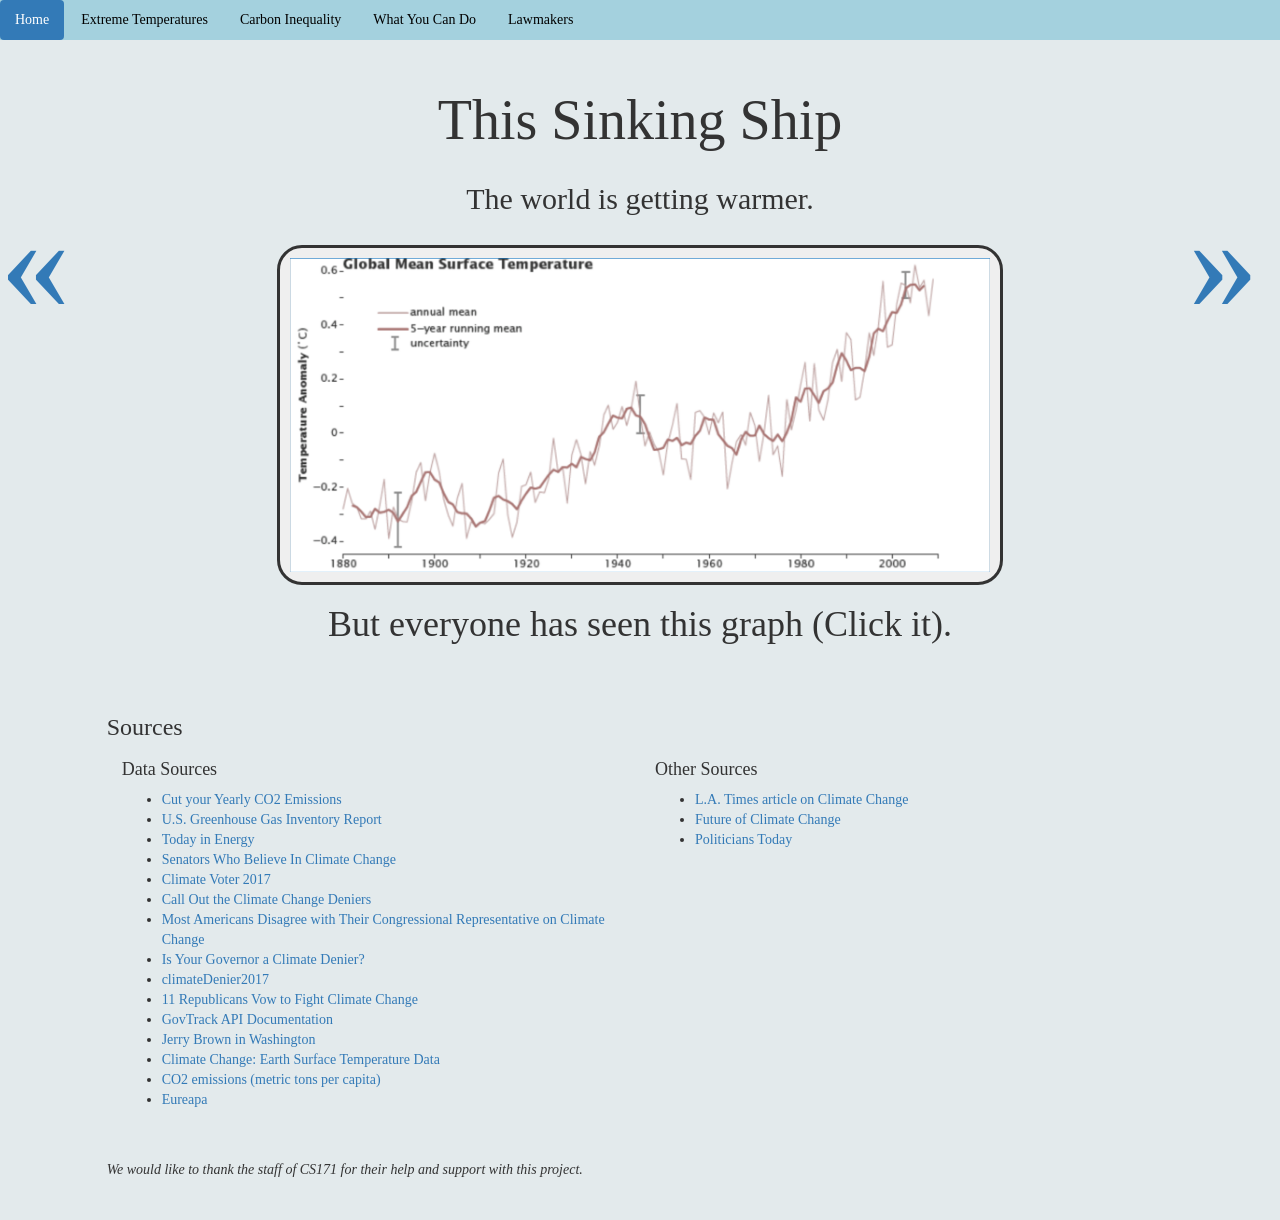
<file: index.html>
<!doctype html>
<html>
<head>
    <meta charset="utf-8">
    <meta name="description" content="">
    <meta name="viewport" content="width=device-width, initial-scale=1">
    <title>CS171</title>

    <link rel="stylesheet" href="css/bootstrap.min.css">
    <link rel="stylesheet" href="css/style.css">
</head>
<body id="home-BG">
<ul class="nav nav-pills navbar-fixed-top top-bar">
    <li class="active"><a href="index.html">Home</a></li>
    <li><a href="extremetemperatures.html">Extreme Temperatures </a></li>
    <li><a href="carbonInequality.html">Carbon Inequality</a></li>
    <li><a href="carbonemissions.html">What You Can Do</a></li>
    <li><a href="electoralcollege.html">Lawmakers</a></li>
</ul>
<h1 id="title">This Sinking Ship</h1>

<div class="container-fluid">
    <div class="row">
        <div class="l-arrow"><a href="electoralcollege.html">«</a></div>
        <div class="col-xs-1"></div>
        <div class="col-xs-10">
            <h2 class=story-text" style="text-align: center">
                The world is getting warmer.
            </h2>
            <button onclick="introduction()" id="boring-chart" style="width:70%">
                <div class="brightness">
                <img style="width:100%" src="img/giss_temperature.png">
                </div>
            </button>
            <h1 class=story-text" id="introduction" style="text-align: center">
                But everyone has seen this graph (Click it).
            </h1>

            <div class="row spacer"></div>

            <div class="row">
                <h3>Sources</h3>
                <div class="col-md-6">
                    <h4>Data Sources</h4>
                    <ul>
                        <li><a href="http://www.sciencescene.com/Environmental%20Science/05Atmosphere&Climate/SUPPORT/Cut%20Your%20Yearly%20CO2%20Emissions/Cut%20Your%20Yearly%20CO2%20Emissions.htm">
                            Cut your Yearly CO2 Emissions
                        </a></li>
                        <li><a href="https://www.epa.gov/ghgemissions/us-greenhouse-gas-inventory-report-1990-2014">
                        U.S. Greenhouse Gas Inventory Report
                        </a></li>
                        <li><a href="https://www.eia.gov/todayinenergy/detail.php?id=26152">
                            Today in Energy
                        </a></li>
                        <li><a href="https://www.wired.com/2015/01/senators-dont-believe-human-caused-climate-change/">
                            Senators Who Believe In Climate Change
                        </a></li>
                        <li><a href="http://content.sierraclub.org/voterguide/endorsements">
                            Climate Voter 2017
                        </a></li>
                        <li><a href="https://www.barackobama.com/climate-change-deniers/#/">
                            Call Out the Climate Change Deniers
                        </a></li>
                        <li><a href="https://thinkprogress.org/most-americans-disagree-with-their-congressional-representative-on-climate-change-95dc0eee7b8f#.ut8ut1wrr">
                            Most Americans Disagree with Their Congressional Representative on Climate Change
                        </a></li>
                        <li><a href="https://thinkprogress.org/is-your-governor-or-attorney-general-a-climate-denier-this-map-will-tell-you-f007477a650b#.vfjqrf1q9">
                            Is Your Governor a Climate Denier?
                        </a></li>
                        <li><a href="https://docs.google.com/spreadsheets/d/1Q1ED8sFS7Y7IYKKCmi1HNR6odiSvv_mDIZ82hd-jHQU/edit#gid=1933373040">
                            climateDenier2017
                        </a></li>
                        <li><a href="http://thehill.com/policy/energy-environment/254021-11-republicans-seek-to-fight-climate-change">
                            11 Republicans Vow to Fight Climate Change
                        </a></li>
                        <li><a href="https://www.govtrack.us/developers/api">
                            GovTrack API Documentation
                        </a></li>
                        <li><a href="http://www.politifact.com/truth-o-meter/statements/2014/may/18/jerry-brown/jerry-brown-says-virtually-no-republican-believes-/">
                            Jerry Brown in Washington
                        </a></li>
                        <li><a href="https://www.kaggle.com/berkeleyearth/climate-change-earth-surface-temperature-data">
                           Climate Change: Earth Surface Temperature Data
                        </a></li>
                        <li><a href="http://data.worldbank.org/indicator/EN.ATM.CO2E.PC">
                            CO2 emissions (metric tons per capita)
                        </a></li>
                        <li><a href="https://www.eureapa.net/explore/">
                            Eureapa
                        </a></li>

                    </ul>
                </div>
                <div class="col-md-6">
                    <h4>Other Sources</h4>
                    <ul>
                        <li>
                            <a href="http://www.latimes.com/politics/la-pol-ca-jerry-brown-signs-climate-laws-20160908-snap-story.html">
                            L.A. Times article on Climate Change
                            </a>
                        </li>
                        <li>
                            <a href="https://www.epa.gov/climate-change-science/future-climate-change">
                        Future of Climate Change
                            </a>
                        <li>
                            <a href="https://www.eia.gov/todayinenergy/detail.php?id=26152">
                            Politicians Today
                            </a>
                        </li>
                    </ul>
                </div>
            </div>
            <div class="row spacer"></div>
            <div class="row">
                <div class="ack">We would like to thank the staff of CS171 for their help and support with this project.</div>
            </div>
            <div class="row spacer"></div>
        </div>
        <div class="col-xs-1 r-arrow"><a href="extremetemperatures.html"> »</a></div>
    </div>
</div>


<script src="js/homepage.js"></script>

<!-- Load JS libraries -->
<script src="js/libs/jquery.min.js"></script>
<script src="js/libs/bootstrap.min.js"></script>
<script src="js/libs/queue.v1.min.js"></script>
<script src="js/libs/topojson.v1.min.js"></script>
<script src="js/libs/d3.min.js"></script>

</body>
</html>
</file>
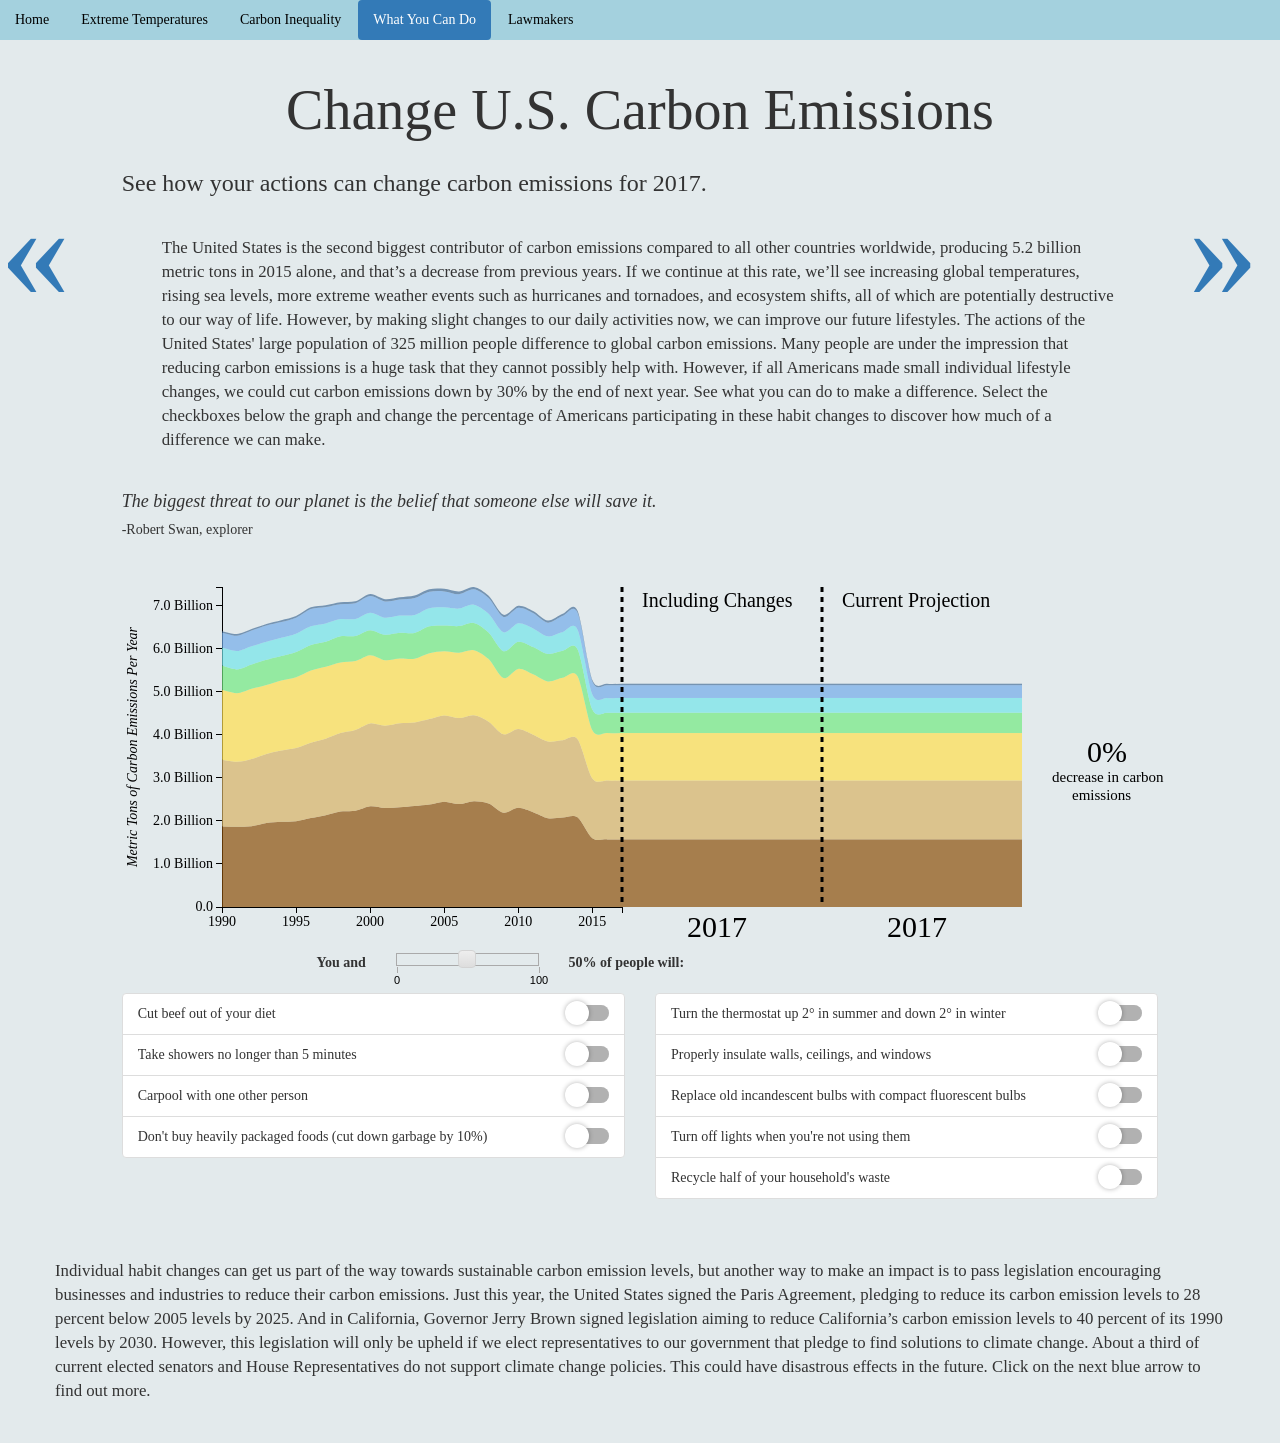
<file: carbonemissions.html>
<!doctype html>
<html>
<head>
	<meta charset="utf-8">
	<meta name="description" content="">
	<meta name="viewport" content="width=device-width, initial-scale=1">
	<title>CS171 - Lab 7</title>

	<!-- Load Google Font -->
	<link href='https://fonts.googleapis.com/css?family=Roboto:100,400,300,400italic,700' rel='stylesheet' type='text/css'>

	<!-- CSS libraries -->
    <link rel="stylesheet" href="css/d3.slider.css">
	<link rel="stylesheet" href="css/bootstrap.min.css">
	<link rel="stylesheet" href="css/font-awesome.min.css">

	<!-- Custom CSS code -->
	<link rel="stylesheet" href="css/style.css">
</head>
<body id="carbonemissions-BG">
<ul class="nav nav-pills navbar-fixed-top top-bar">
    <li><a href="index.html">Home</a></li>
    <li><a href="extremetemperatures.html">Extreme Temperatures </a></li>
    <li><a href="carbonInequality.html">Carbon Inequality</a></li>
    <li class="active"><a href="carbonemissions.html">What You Can Do</a></li>
    <li><a href="electoralcollege.html">Lawmakers</a></li>
</ul>

<div id="title">Change U.S. Carbon Emissions</div>

<div class="container-fluid">
	<div class="row">
		<div class="l-arrow"><a href="carbonInequality.html">«</a></div>
		<div class="col-xs-1"></div>
		<div class="col-xs-10">
            <div class="row">
                <div class="col-md-12">

                    <h3>See how your actions can change carbon emissions for 2017.</h3>
                    <div class ="para">
                        The United States is the second biggest contributor of carbon emissions compared to all
                        other countries worldwide, producing 5.2 billion metric tons in 2015 alone, and that’s a
                        decrease from previous years.   If we continue at this rate, we’ll see increasing global
                        temperatures, rising sea levels, more extreme weather events such as hurricanes and
                        tornadoes, and ecosystem shifts, all of which are potentially destructive to our way of
                        life.  However, by making slight changes to our daily activities now, we can improve our
                        future lifestyles.  The actions of the United States' large population of 325 million people
                        difference to global carbon emissions.  Many people are under the impression that reducing carbon
                        emissions is a huge task that they cannot possibly help with. However, if all Americans made
                        small individual lifestyle changes, we could cut carbon emissions down by 30% by the end of
                        next year.  See what you can do to make a difference. Select the checkboxes below the graph
                        and change the percentage of Americans participating in these habit changes to discover how
                        much of a difference we can make.
                    </div>

                    <h4 id="quote">The biggest threat to our planet is the belief that someone else will save it.</h4>
                    <h5>-Robert Swan, explorer</h5>
                    <div id="stacked-area-chart"></div>
                    <div class="percent"></div>
                    <div class="container-fluid">
                        <div class="row">
                            <div class="col-md-1"></div>
                            <div class="col-md-2" style="text-align: right; font-weight: bold">You and</div>
                            <div class="col-md-2"> <div id="sliderpercent" class="inline" style="width: 100%"></div></div>
                            <div class="col-md-3" id="demo" style="font-weight: bold"></div>
                            <div class="col-md-4"></div>
                        </div>
                    </div>

                    <!--<input type="number" min="0" max="100" step="10" value="50" id="population" onchange="updateBar()">-->
                    <div class="spacing"></div>
                    <div class="row">
                        <div class="col-xs-6">
                            <ul class="list-group">
                                <li class="list-group-item">
                                    Cut beef out of your diet
                                    <div class="material-switch pull-right">
                                        <input id="beef" name="someSwitchOption001" type="checkbox"
                                               onchange = "updateBar()">
                                        <label for="beef" class="label-success"></label>
                                    </div>
                                </li>
                                <li class="list-group-item">
                                    Take showers no longer than 5 minutes
                                    <div class="material-switch pull-right">
                                        <input id="shower" name="someSwitchOption001" type="checkbox"
                                               onchange = "updateBar()">
                                        <label for="shower" class="label-success"></label>
                                    </div>
                                </li>
                                <li class="list-group-item">
                                    Carpool with one other person
                                    <div class="material-switch pull-right">
                                        <input id="carpool" name="someSwitchOption001" type="checkbox"
                                               onchange = "updateBar()">
                                        <label for="carpool" class="label-success"></label>
                                    </div>
                                </li>
                                <li class="list-group-item">
                                    Don't buy heavily packaged foods (cut down garbage by 10%)
                                    <div class="material-switch pull-right">
                                        <input id="package" name="someSwitchOption001" type="checkbox"
                                               onchange = "updateBar()">
                                        <label for="package" class="label-success"></label>
                                    </div>
                                </li>
                            </ul>
                        </div>
                        <div class="col-xs-6">
                            <ul class="list-group">
                                <li class="list-group-item">
                                    Turn the thermostat up 2&deg; in summer and down 2&deg; in winter
                                    <div class="material-switch pull-right">
                                        <input id="ac" name="someSwitchOption001" type="checkbox"
                                               onchange = "updateBar()">
                                        <label for="ac" class="label-success"></label>
                                    </div>
                                </li>
                                <li class="list-group-item">
                                    Properly insulate walls, ceilings, and windows
                                    <div class="material-switch pull-right">
                                        <input id="insulate" name="someSwitchOption001" type="checkbox"
                                               onchange = "updateBar()">
                                        <label for="insulate" class="label-success"></label>
                                    </div>
                                </li>
                                <li class="list-group-item">
                                    Replace old incandescent bulbs with compact fluorescent bulbs
                                    <div class="material-switch pull-right">
                                        <input id="bulb" name="someSwitchOption001" type="checkbox"
                                               onchange = "updateBar()">
                                        <label for="bulb" class="label-success"></label>
                                    </div>
                                </li>
                                <li class="list-group-item">
                                    Turn off lights when you're not using them
                                    <div class="material-switch pull-right">
                                        <input id="lights" name="someSwitchOption001" type="checkbox"
                                               onchange = "updateBar()">
                                        <label for="lights" class="label-success"></label>
                                    </div>
                                </li>
                                <li class="list-group-item">
                                    Recycle half of your household's waste
                                    <div class="material-switch pull-right">
                                        <input id="recycle" name="someSwitchOption001" type="checkbox"
                                               onchange = "updateBar()">
                                        <label for="recycle" class="label-success"></label>
                                    </div>
                                </li>
                            </ul>
                        </div>
                    </div>
				</div>
			</div>
		</div>
        <div class="col-xs-1 r-arrow"><a href="electoralcollege.html"> »</a></div>
    </div>

    <div class="para">Individual habit changes can get us part of the way towards sustainable carbon emission levels, but another
        way to make an impact is to pass legislation encouraging businesses and industries to reduce their carbon
        emissions.  Just this year, the United States signed the Paris Agreement, pledging to reduce its carbon emission
        levels to 28 percent below 2005 levels by 2025.  And in California, Governor Jerry Brown signed legislation
        aiming to reduce California’s carbon emission levels to 40 percent of its 1990 levels by 2030. However, this
        legislation will only be upheld if we elect representatives to our government that pledge to find solutions
        to climate change.  About a third of current elected senators and House Representatives do not support climate
        change policies.  This could have disastrous effects in the future.  Click on the next blue arrow to find out
        more.</div>



	<!-- Load JS libraries -->
	<script src="js/libs/jquery.min.js"></script>
	<script src="js/libs/bootstrap.min.js"></script>
	<script src="js/libs/d3.min.js"></script>
	<script src="js/libs/queue.v1.min.js"></script>

	<!-- Visualization objects -->
	<script src="js/carbonemissions/stackedAreaChart.js"></script>
    <script src="js/libs/d3.slider.js"></script>
	<!-- Load data, create visualizations -->
	<script src="js/carbonemissions/co2emis_main.js"></script>
    <script src="js/carbonemissions/sliderpercent.js"></script>

</body>
</html>
</file>
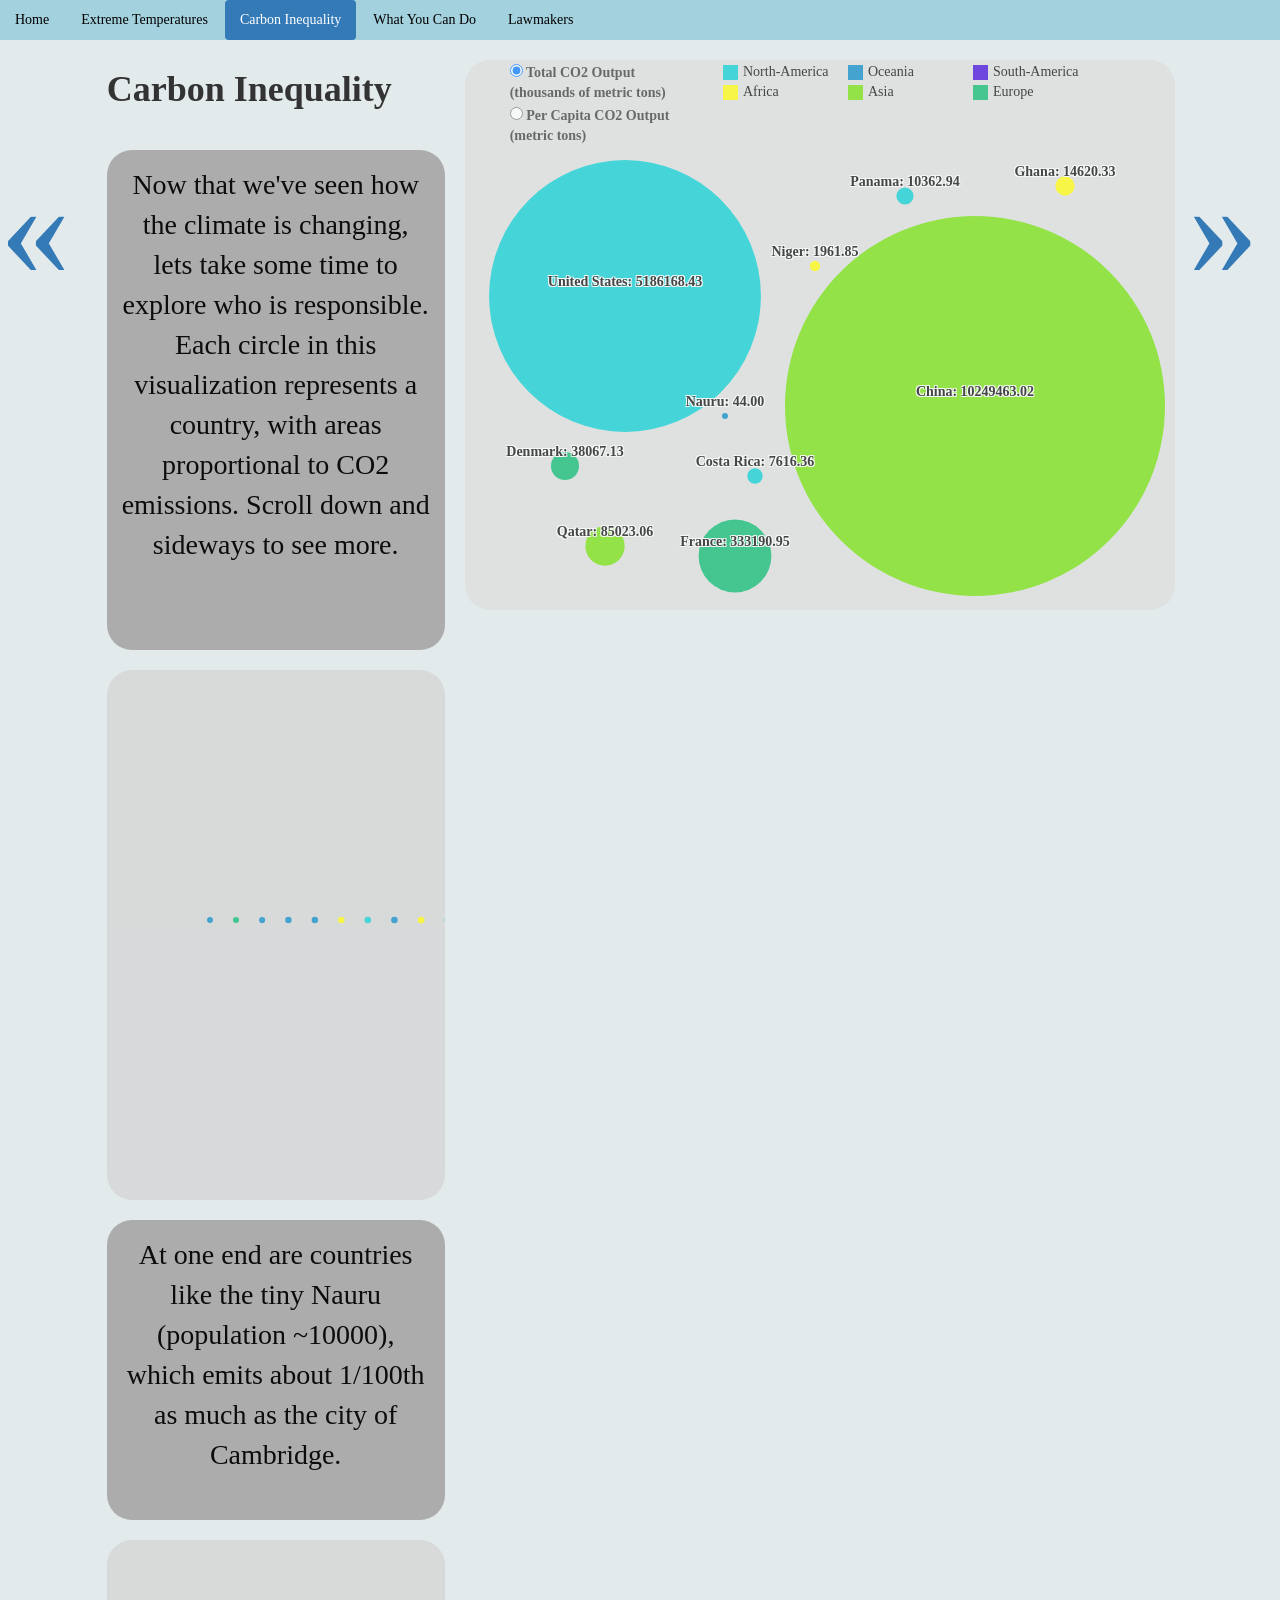
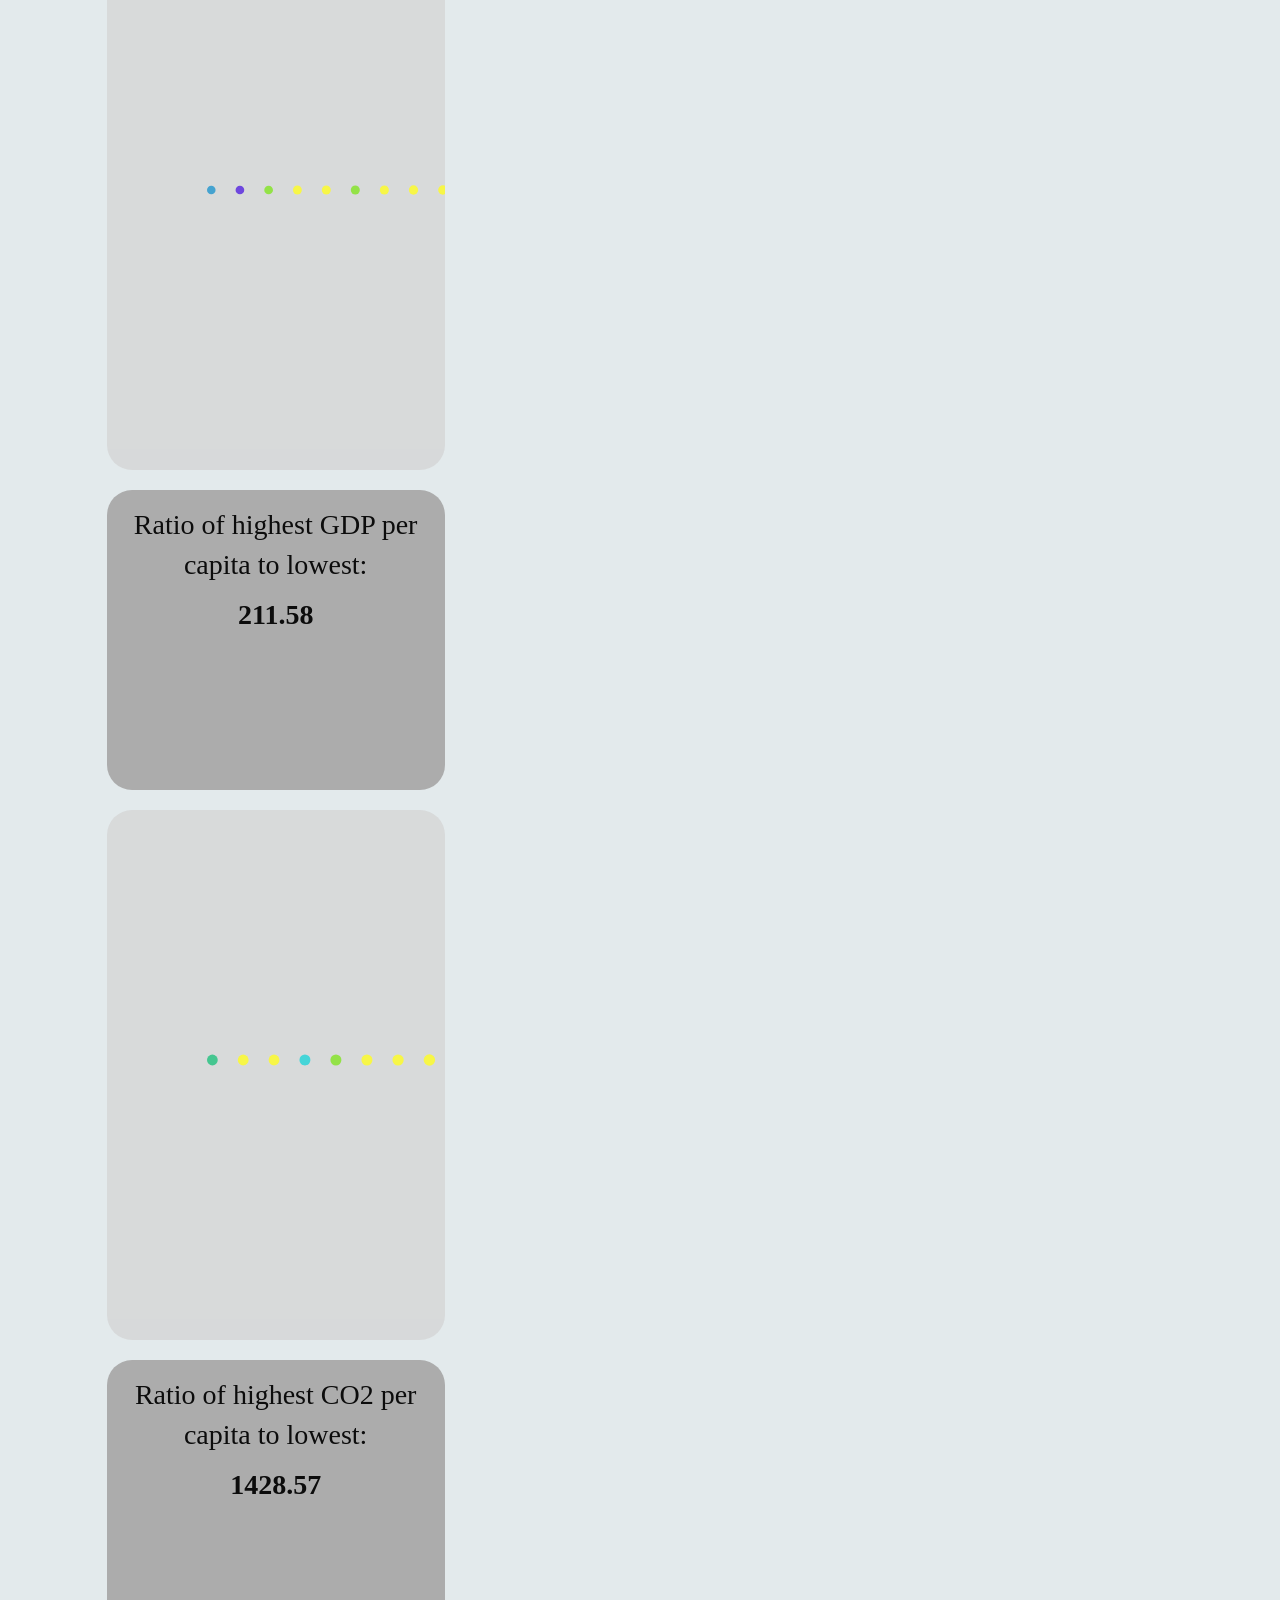
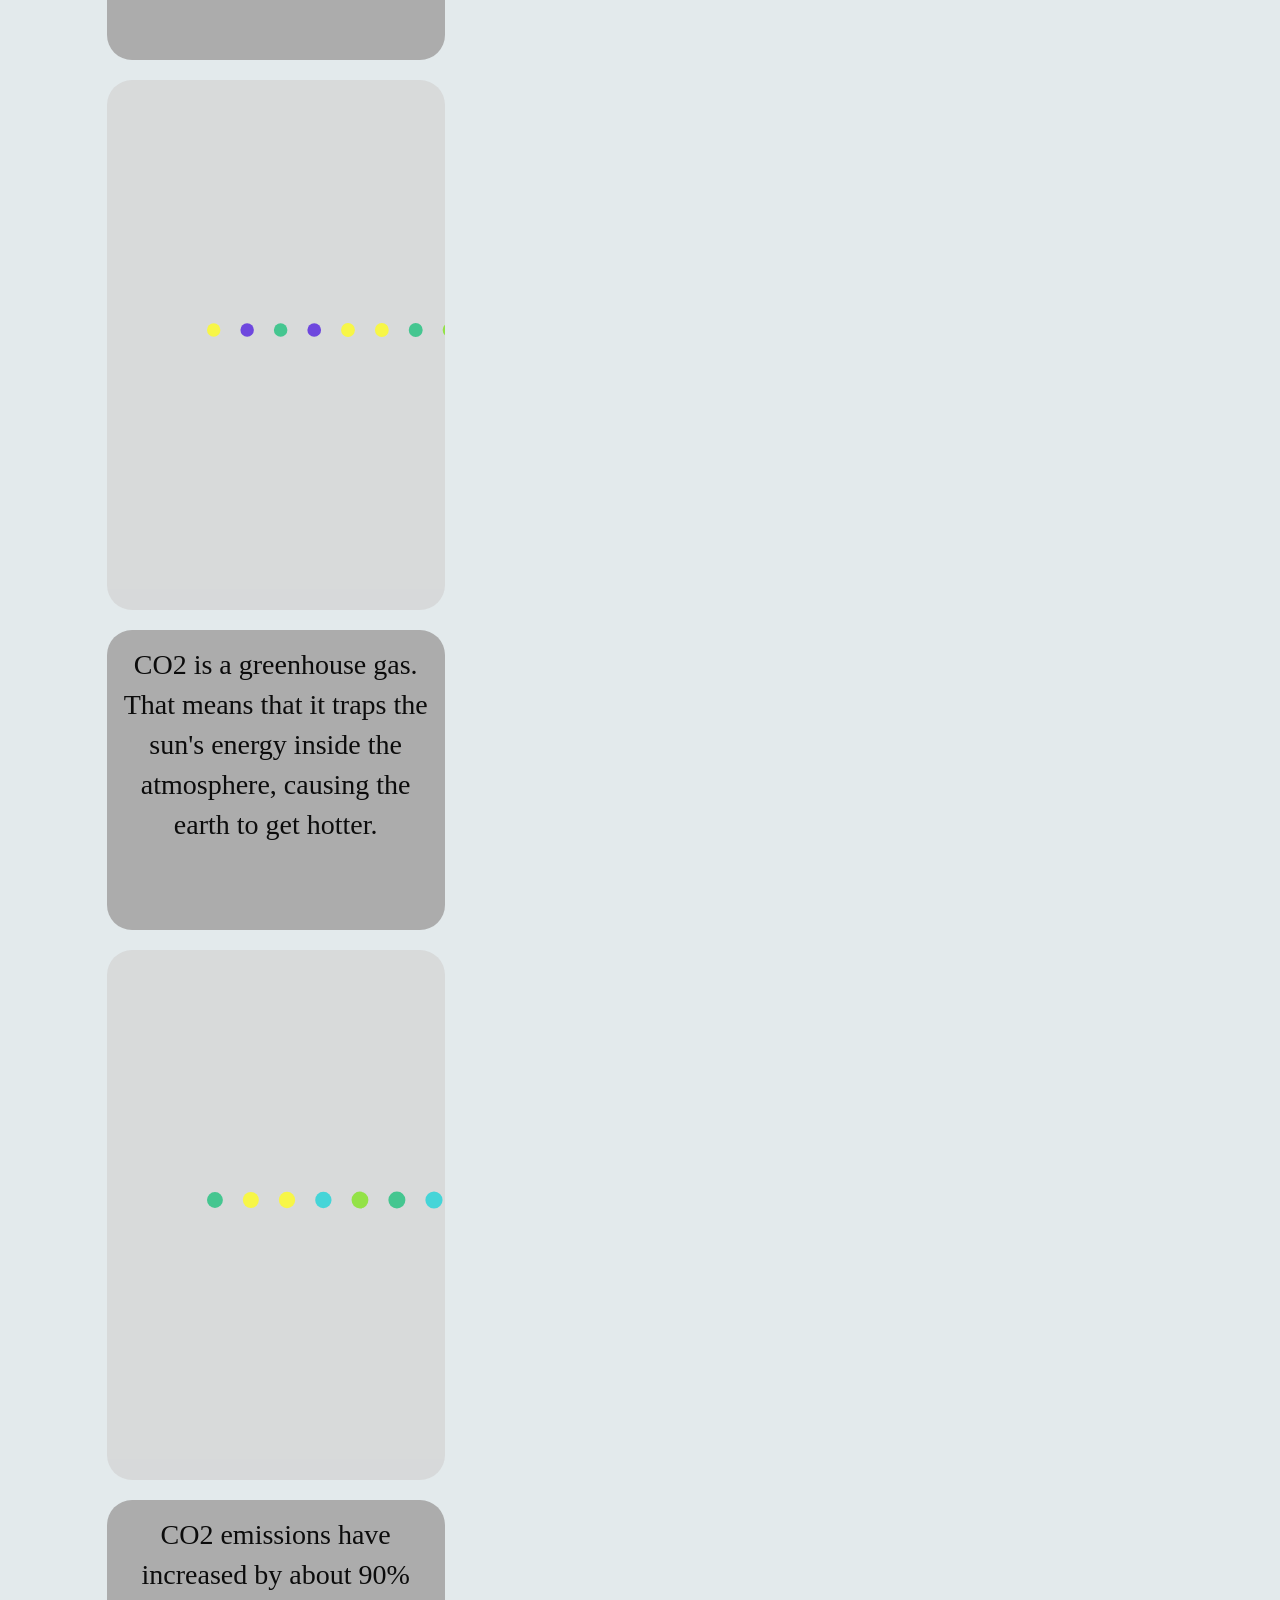
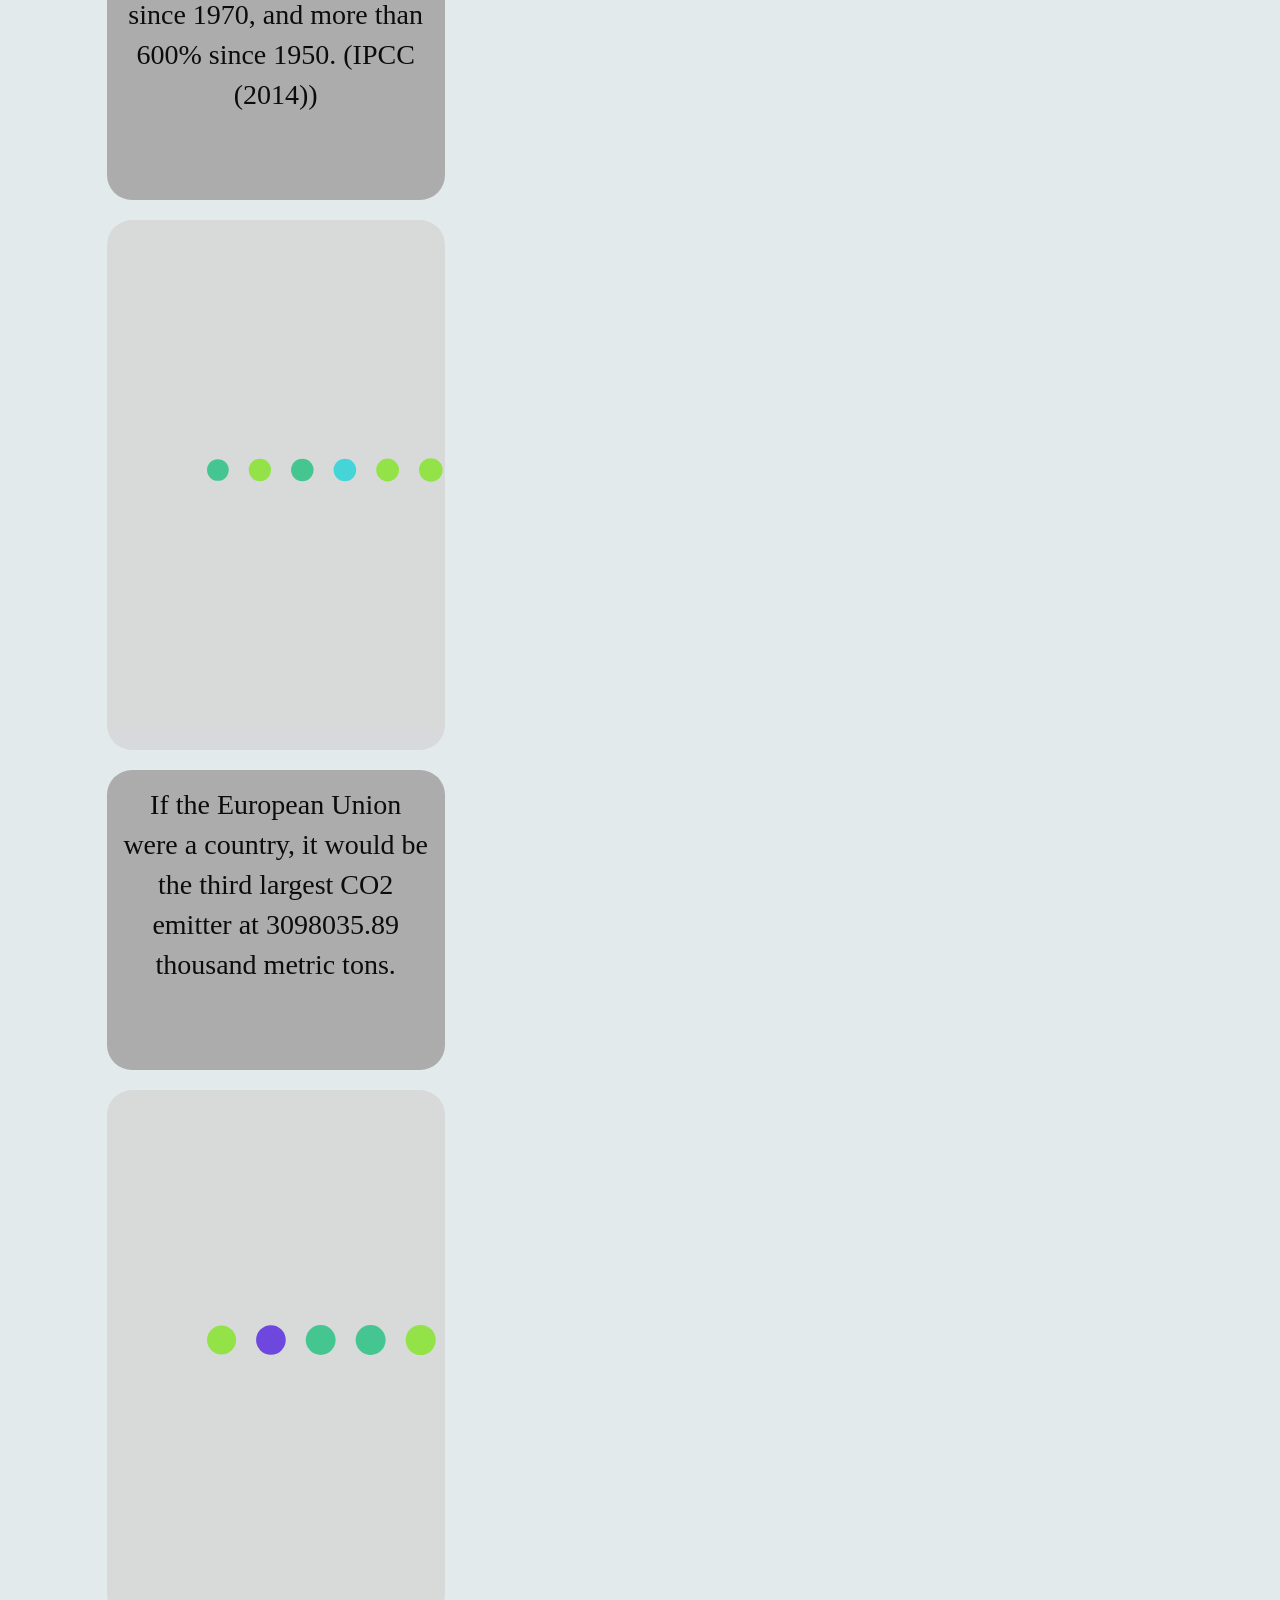
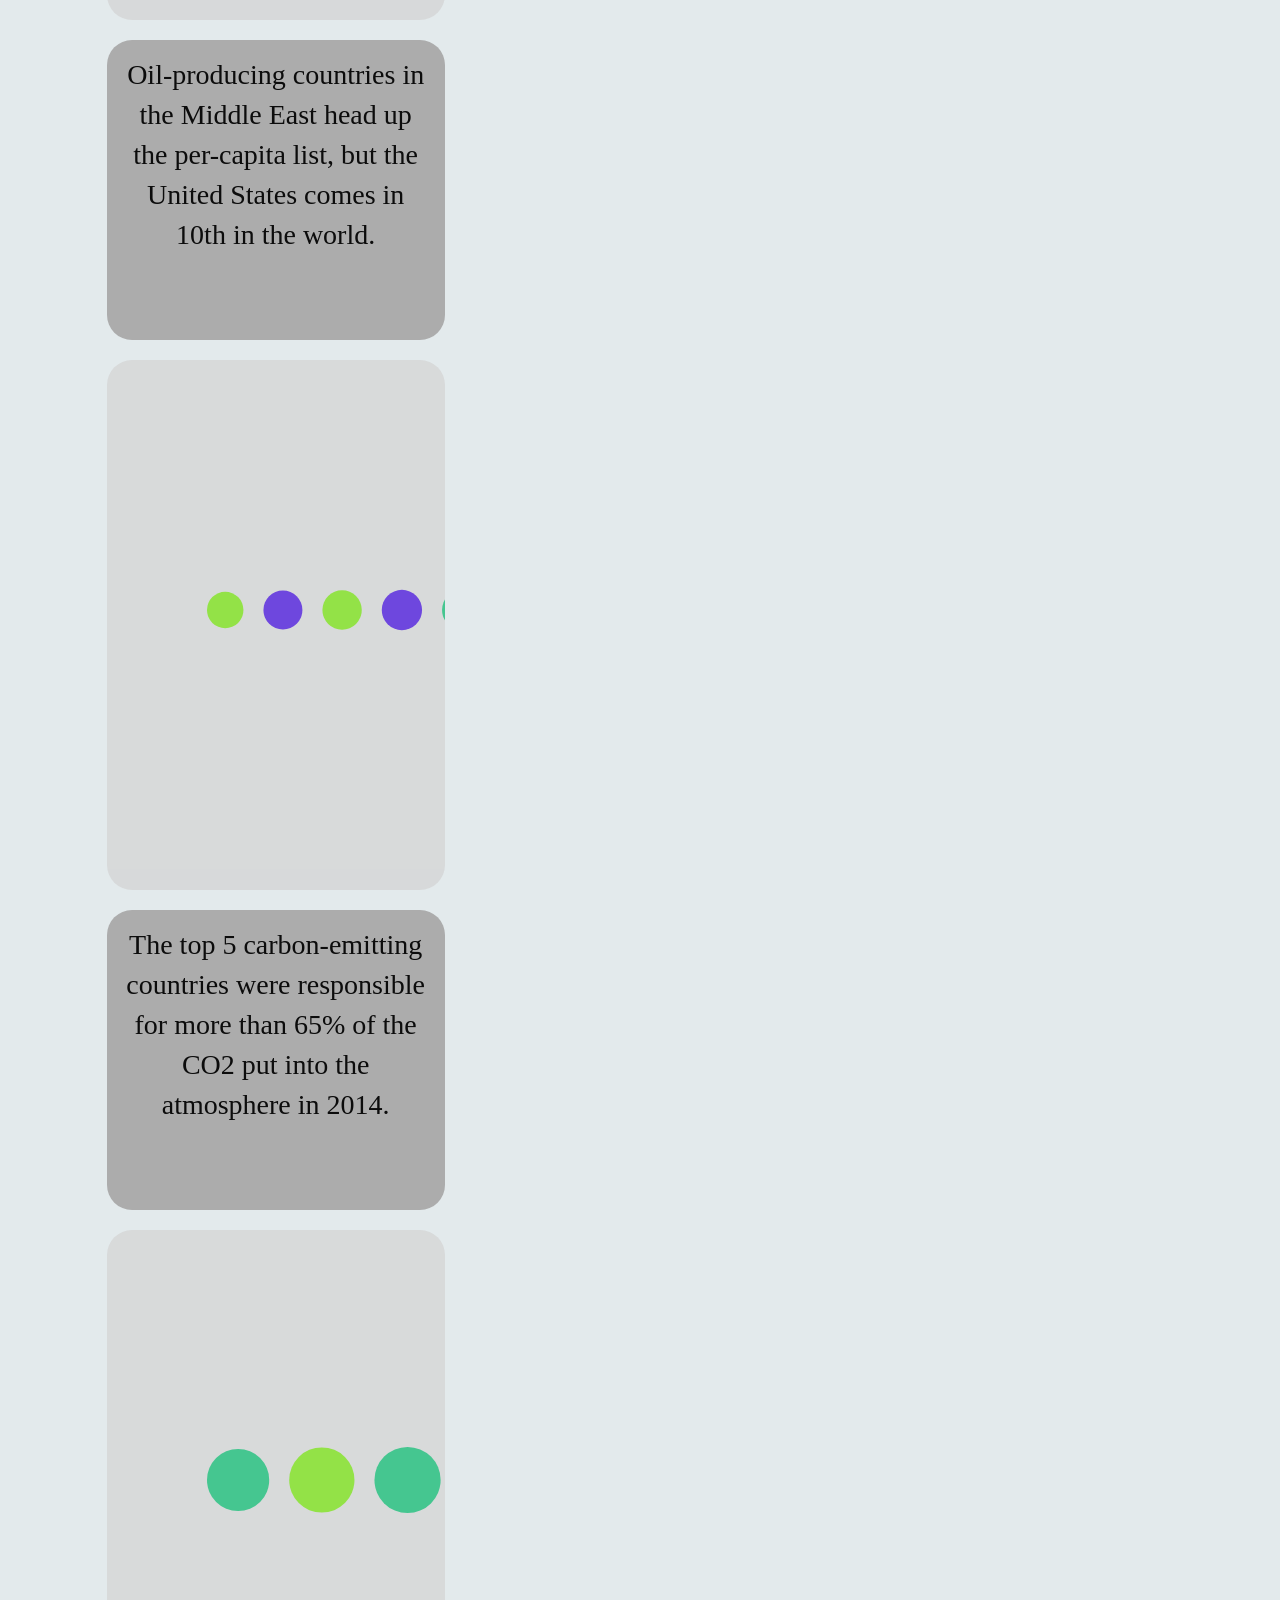
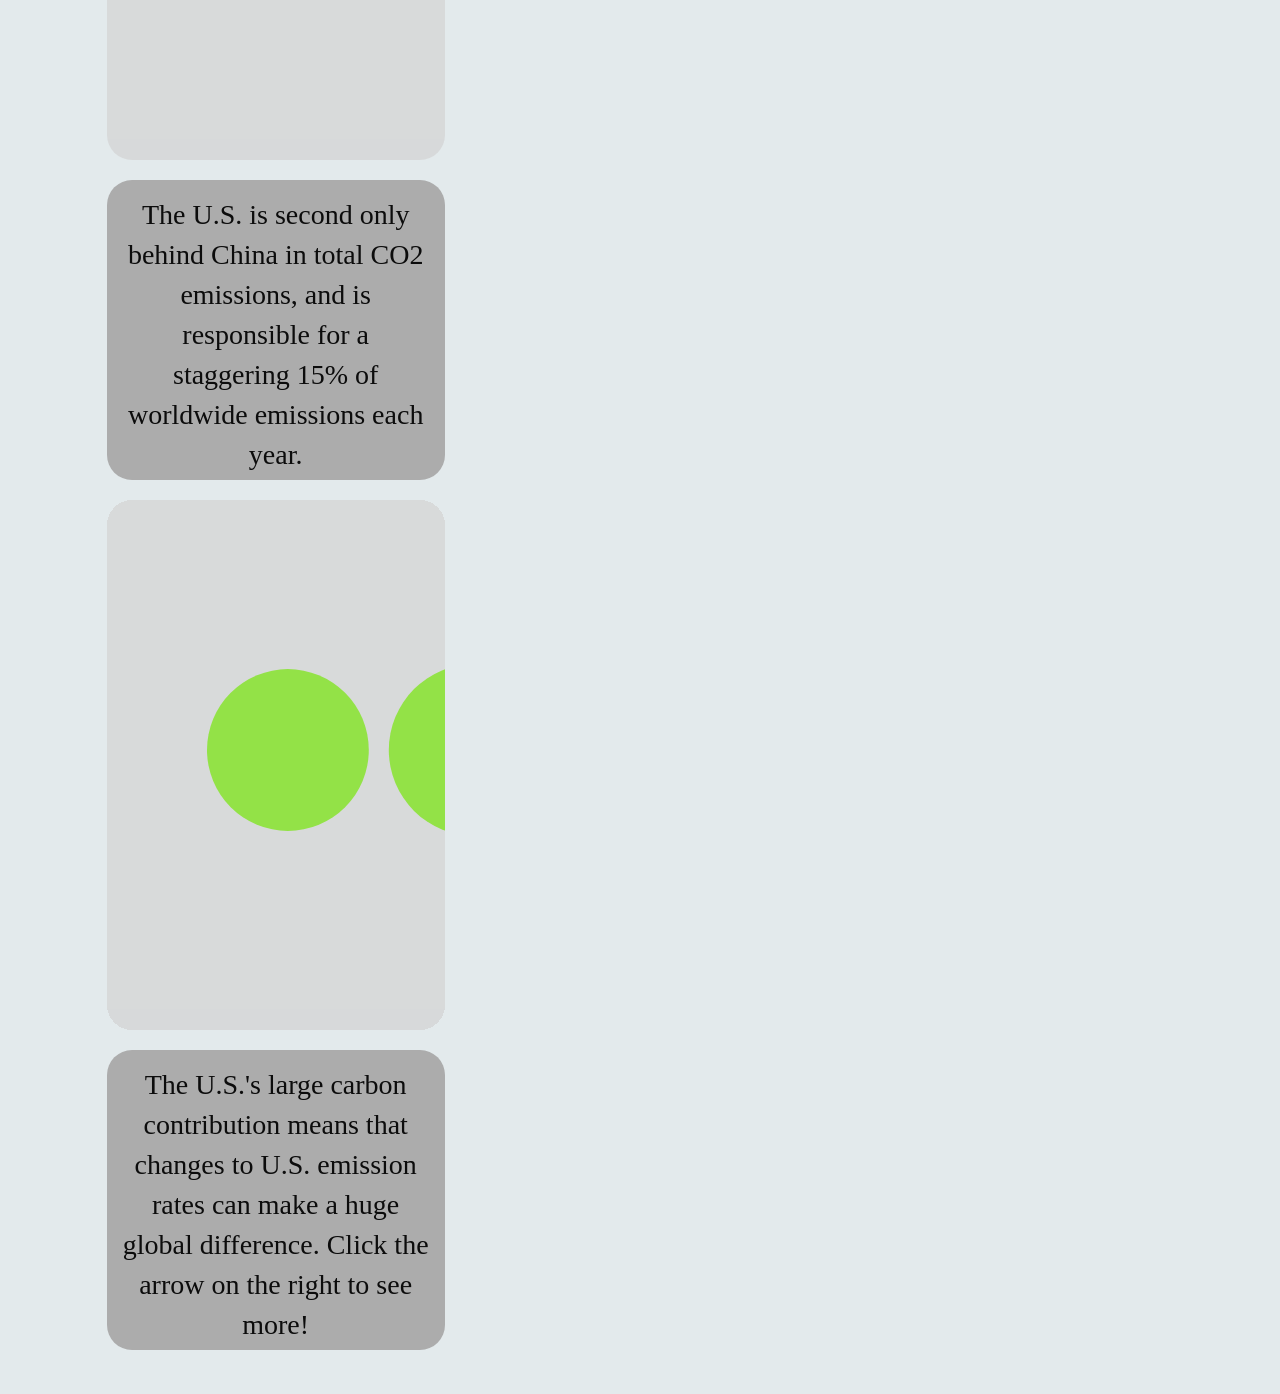
<file: carbonInequality.html>
<!DOCTYPE html>
<html lang="en">
<head>
    <meta charset="UTF-8">
    <title>Carbon Inequality</title>

    <link rel="stylesheet" href="css/bootstrap.min.css">
    <link rel="stylesheet" href="css/style.css">

</head>
<body id="footprint-BG">
<ul class="nav nav-pills navbar-fixed-top top-bar">
    <li><a href="index.html">Home</a></li>
    <li><a href="extremetemperatures.html">Extreme Temperatures </a></li>
    <li class="active"><a href="carbonInequality.html">Carbon Inequality</a></li>
    <li><a href="carbonemissions.html">What You Can Do</a></li>
    <li><a href="electoralcollege.html">Lawmakers</a></li>
</ul>

<div class="container-fluid">
    <div class="row">
        <div class="l-arrow" style="margin-top: 10%"><a href="extremetemperatures.html">«</a></div>
        <div class="col-xs-1"></div>
        <div class="col-xs-10">
            <div class="row">
                <h1 id="titleFootprints">Carbon Inequality</h1>
            </div>
            <div class="row">
                <div id='graphic'>
                    <div id='sections'>
                        <section class="step-text" style="margin-top: 150px; height:500px">
                            <div class="story-text">
                                Now that we've seen how the climate is changing, lets take some time to explore who is
                                responsible. Each circle in this visualization represents a country, with areas proportional
                                to CO2 emissions. Scroll down and sideways to see more.
                            </div>
                        </section>
                        <section class="step">
                            <div id="footprint-vis1"></div>
                        </section>
                        <section class="step-text">
                            <div class="story-text">
                                At one end are countries like the tiny Nauru (population ~10000), which emits about 1/100th
                                as much as the city of Cambridge.
                            </div>
                        </section>
                        <section class="step">
                            <div id="footprint-vis2" ></div>
                        </section>
                        <section class="step-text">
                            <div class="story-text">
                                Ratio of highest GDP per capita to lowest:
                                <div style="font-weight: bold;padding-top: 10px" >211.58</div>
                            </div>
                        </section>
                        <section class="step">
                            <div id="footprint-vis3" ></div>
                        </section>
                        <section class="step-text">
                            <div class="story-text">
                                Ratio of highest CO2 per capita to lowest:
                                <div style="font-weight: bold;padding-top: 10px" >1428.57</div>
                            </div>
                        </section>
                        <section class="step">
                            <div id="footprint-vis4" ></div>
                        </section>
                        <section class="step-text">
                            <div class="story-text">
                                CO2 is a greenhouse gas. That means that it traps the sun's energy inside the atmosphere,
                                causing the earth to get hotter.
                            </div>
                        </section>
                        <section class="step">
                            <div id="footprint-vis5" ></div>
                        </section>
                        <section class="step-text">
                            <div class="story-text">
                                CO2 emissions have increased by about 90% since 1970, and more than 600% since 1950. (IPCC (2014))
                            </div>
                        </section>
                        <section class="step">
                            <div id="footprint-vis6" ></div>
                        </section>
                        <section class="step-text">
                            <div class="story-text">
                                If the European Union were a country, it would be the third largest CO2 emitter at
                                3098035.89 thousand metric tons.
                            </div>
                        </section>
                        <section class="step">
                            <div id="footprint-vis7" ></div>
                        </section>
                        <section class="step-text">
                            <div class="story-text">
                                Oil-producing countries in the Middle East head up the per-capita list, but the United
                                States comes in 10th in the world.
                            </div>
                        </section>
                        <section class="step">
                            <div id="footprint-vis8" ></div>
                        </section>
                        <section class="step-text">
                            <div class="story-text">
                                The top 5 carbon-emitting countries were responsible for more than 65% of the CO2 put into
                                the atmosphere in 2014.
                            </div>
                        </section>
                        <section class="step">
                            <div id="footprint-vis9" ></div>
                        </section>
                        <section class="step-text">
                            <div class="story-text">
                                The U.S. is second only behind China in total CO2 emissions, and is responsible for a
                                staggering 15% of worldwide emissions each year.
                            </div>
                        </section>
                        <section class="step">
                            <div id="footprint-vis10" ></div>
                        </section>
                        <section class="step-text">
                            <div class="story-text">
                                The U.S.'s large carbon contribution means that changes to U.S. emission rates can
                                make a huge global difference.  Click the arrow on the right to see more!
                            </div>
                        </section>
                    </div>
                    <div id='fixed-footprints-container'>
                        <div class="container-fluid">
                            <div class="row">
                                <div class="col-md-4">
                                    <form id="dataSelectFootprint" action="" onchange="updateVisualization()">
                                        <input type="radio" name="dataS" value="total" checked="checked"> Total CO2 Output (thousands of metric tons)<br>
                                        <input type="radio" name="dataS" value="pc"> Per Capita CO2 Output (metric tons)<br>
                                    </form>
                                </div>
                                <div class="col-md-8">
                                    <div id="fixed-footprints-legend"></div>
                                </div>
                            </div>
                            <div class="row">
                                <div id="fixed-footprints"></div>
                            </div>
                        </div>
                    </div>
                </div>
            </div>
        </div>
        <div class="col-xs-1 r-arrow" style="margin-top: 10%"><a href="carbonemissions.html"> »</a></div>
    </div>
</div>

<script src="js/libs/d3.min.js"></script>
<script src="js/libs/jquery.min.js"></script>
<script src="js/libs/d3.tip.js"></script>

<script src="js/carbonInequality/footPrintStep.js"></script>
<script src="js/carbonInequality/footprintFixed.js"></script>
<script src="js/carbonInequality/footprints_main.js"></script>
</body>


</html>
</file>
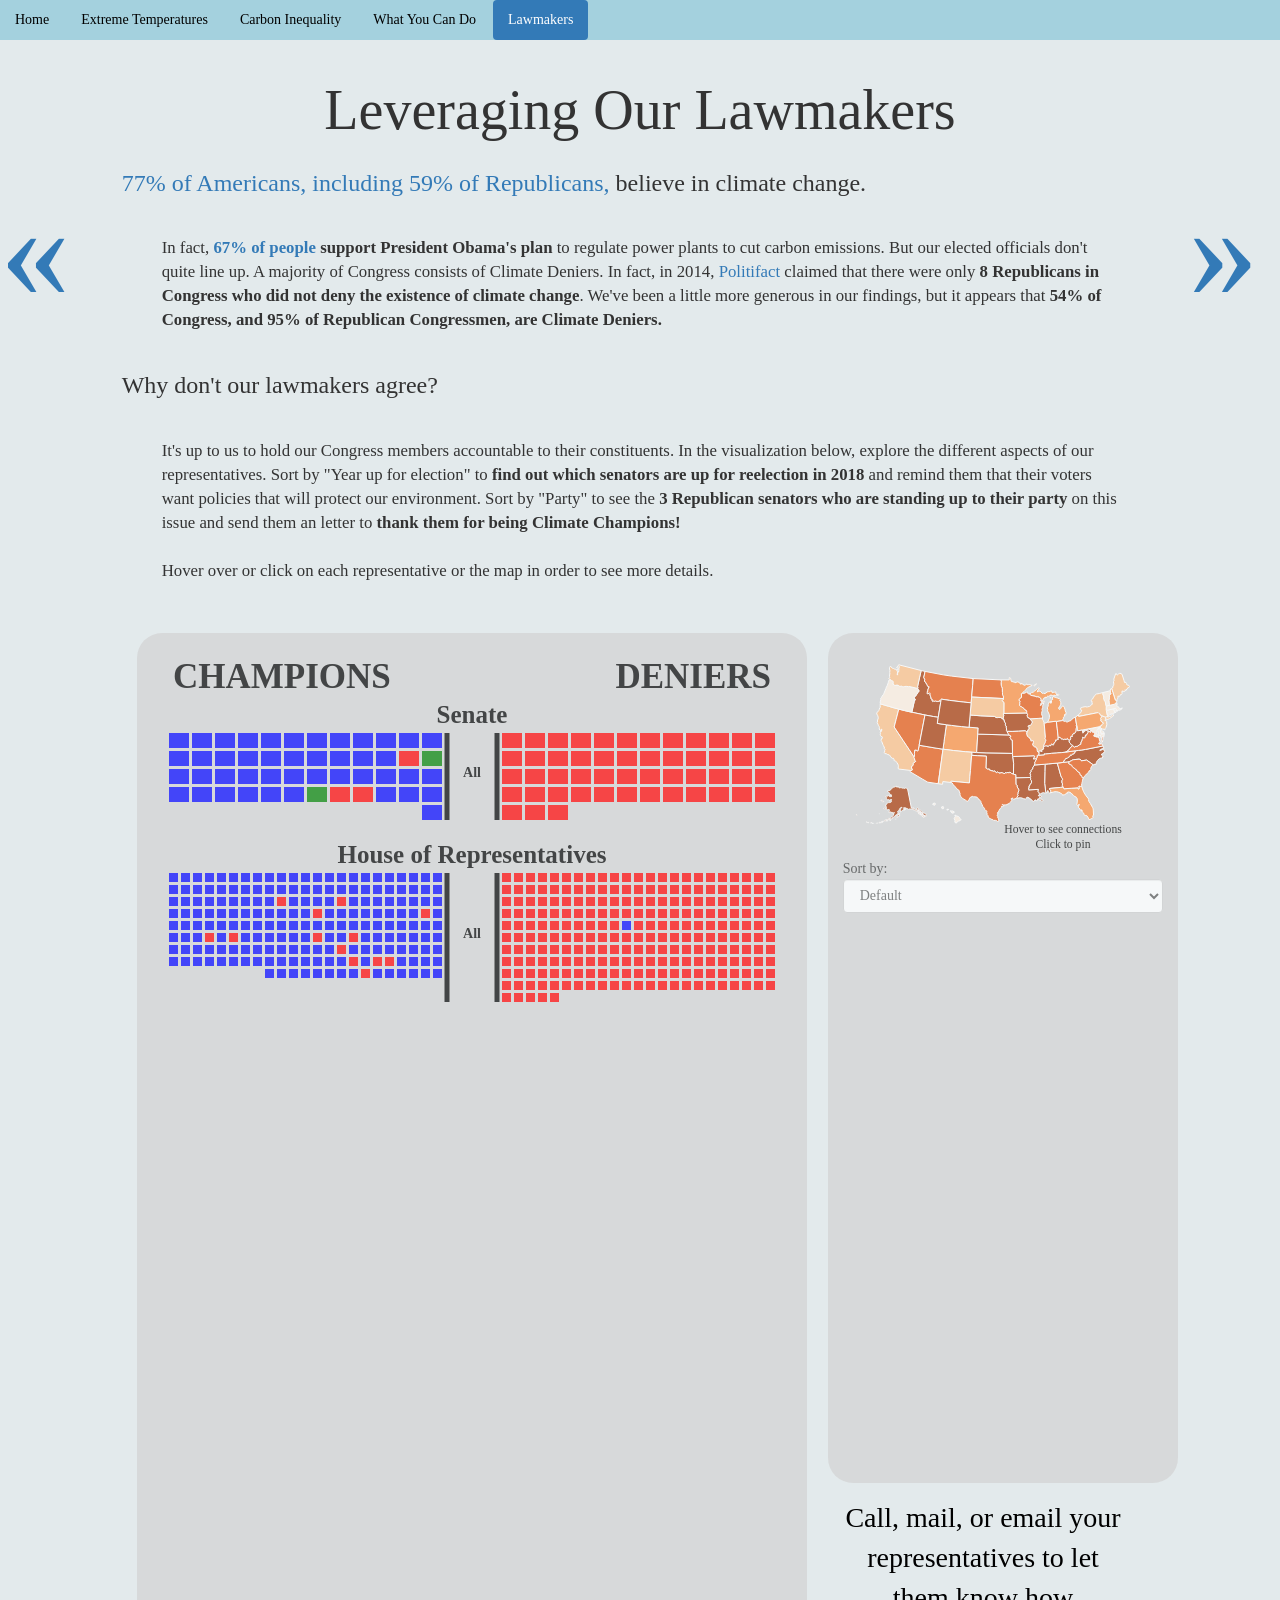
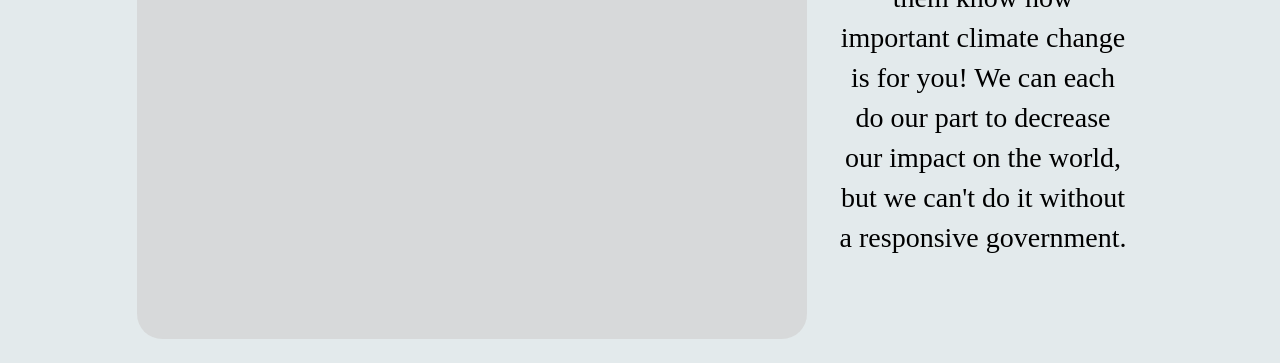
<file: electoralcollege.html>
<!doctype html>
<html>
<head>
    <meta charset="utf-8">
    <meta name="description" content="">
    <meta name="viewport" content="width=device-width, initial-scale=1">
    <title>CS171</title>

    <link rel="stylesheet" href="css/bootstrap.min.css">
    <link rel="stylesheet" href="css/style.css">
</head>
<body id="electoral-college-BG">
<ul class="nav nav-pills navbar-fixed-top top-bar">
    <li><a href="index.html">Home</a></li>
    <li><a href="extremetemperatures.html">Extreme Temperatures </a></li>
    <li><a href="carbonInequality.html">Carbon Inequality</a></li>
    <li><a href="carbonemissions.html">What You Can Do</a></li>
    <li class="active"><a href="electoralcollege.html">Lawmakers</a></li>
</ul>

<div id="title">Leveraging Our Lawmakers</div>
<div class="container-fluid">
    <div class="row">
        <div class="l-arrow"><a href="carbonemissions.html">«</a></div>
        <div class="col-xs-1"></div>
        <div class="col-xs-10">
            <h3><a href="https://blogs.scientificamerican.com/plugged-in/over-3-out-of-4-americans-now-acknowledge-climate-change-is-occurring-including-the-majority-of-republicans/">77% of Americans, including 59% of Republicans,</a> believe in climate change.</h3>
            <div class="para">In fact, <span class="bodyemphasis"><a href="http://www.pollingreport.com/enviro.htm#AutoNumber91">67% of people</a> support President Obama's plan</span> to regulate power plants to cut carbon emissions. But our elected officials don't quite line up. A majority of Congress consists of Climate Deniers. In fact, in 2014, <a href="http://www.politifact.com/truth-o-meter/statements/2014/may/18/jerry-brown/jerry-brown-says-virtually-no-republican-believes-/">Politifact</a> claimed that there were only <span class="bodyemphasis">8 Republicans in Congress who did not deny the existence of climate change</span>. We've been a little more generous in our findings, but it appears that <span class="bodyemphasis">54% of Congress, and 95% of Republican Congressmen, are Climate Deniers.</span><br></div>

            <h3>Why don't our lawmakers agree?</h3>
            <div class="para"> It's up to us to hold our Congress members accountable to their constituents. In the visualization below, explore the different aspects of our representatives. Sort by "Year up for election" to <span class="bodyemphasis"> find out which senators are up for reelection in 2018</span> and remind them that their voters want policies that will protect our environment. Sort by "Party" to see the <span class="bodyemphasis">3 Republican senators who are standing up to their party</span> on this issue and send them an letter to <span class="bodyemphasis">thank them for being Climate Champions!</span>
            <br><br>
            Hover over or click on each representative or the map in order to see more details.
            </div>


            <div class="col-md-8">
                <div class="pretty-box-1">
                    <div id="congress-vis"></div>
                </div>
            </div>

            <div class="col-md-4">
                <div class="pretty-box-2">
                    <div id="electoral-map"></div>
                    Sort by:
                    <select class="form-control" id="selector">
                        <option value="State">Default</option>
                        <option value="CurrentAge">Current Age</option>
                        <option value="AgeAtTakingOfficeYear">Age when first taking office</option>
                        <option value="YearsInOffice">Years in office</option>
                        <option value="YearNextElection">Year up for election</option>
                        <option value="Party">Party</option>
                    </select>
                    <div id="state-hover">
                        <div id="state-name">State</div>
                        <span id="state-1-0" class="note">Out of </span><span id="state-1-1" class="tableemphasis">#</span><span id="state-1-2" class="note"> Congress members,</span><br>
                        <span id="state-2-0" class="tableemphasis">#</span><span id="state-2-1" class="note"> are </span><span id="state-2-2" class="tableemphasis">Climate Deniers!</span>
                    </div>
                    <hr class="style-seven" id="tableline">
                    <div id='congress-hover'>
                        <div id="congress-name">Person</div>

                        <span id="congress-1-0" class="tableemphasis">Position</span><span id="congress-1-1" class="note"> from </span><span id="congress-1-2" class="tableemphasis">State</span>
                        <br>
                        <span id="congress-2-0" class="note">is a </span><span id="congress-2-1" class="tableemphasis">Climate Denier!</span></td>
                        <br>
                        <span id="optional"></span>
                        <span id="congress-3">Let </span><span id="pronoun1">[pronoun]</span><span id="congress-3-1"> know that you are standing up for the environment and our future by contacting </span><span id="pronoun2">[pronoun]</span><span id="congress-3-3">:</span>
                        <br>
                        <span id="congress-4-0">Phone: </span>
                        <span id="congress-4-1">888-888-8888</span>
                        <br>
                        <span id="congress-5-0">Website: </span>
                        <span id="congress-5-1">blank.gov</span>
                        <br>
                        <span id="congress-6-0">Address: </span>
                        <span id="congress-6-1">230 Capital Hill</span>
                    </div>
                </div>

                <p class="story-text" style="padding-left: 10px">
                    Call, mail, or email your representatives to let them know how important climate change is for you! We can each do our part to decrease our impact on the world, but we can't do it without a responsive government.
                </p>
            </div>

        </div>
        <div class="col-xs-1 r-arrow"><a href="index.html"> »</a></div>
    </div>
</div>

<!-- Load JS libraries -->
<script src="js/libs/queue.v1.min.js"></script>
<script src="js/libs/jquery.min.js"></script>
<script src="js/libs/bootstrap.min.js"></script>
<script src="js/libs/d3.min.js"></script>
<script src="js/libs/d3.tip.js"></script>

<!-- electoral map and congress visualization -->
<script src="js/electoralCollege/electoralMap.js"></script>
<script src="js/electoralCollege/congressVis.js"></script>

<script src="js/electoralCollege/electoralMain.js"></script>




</body>
</html>
</file>
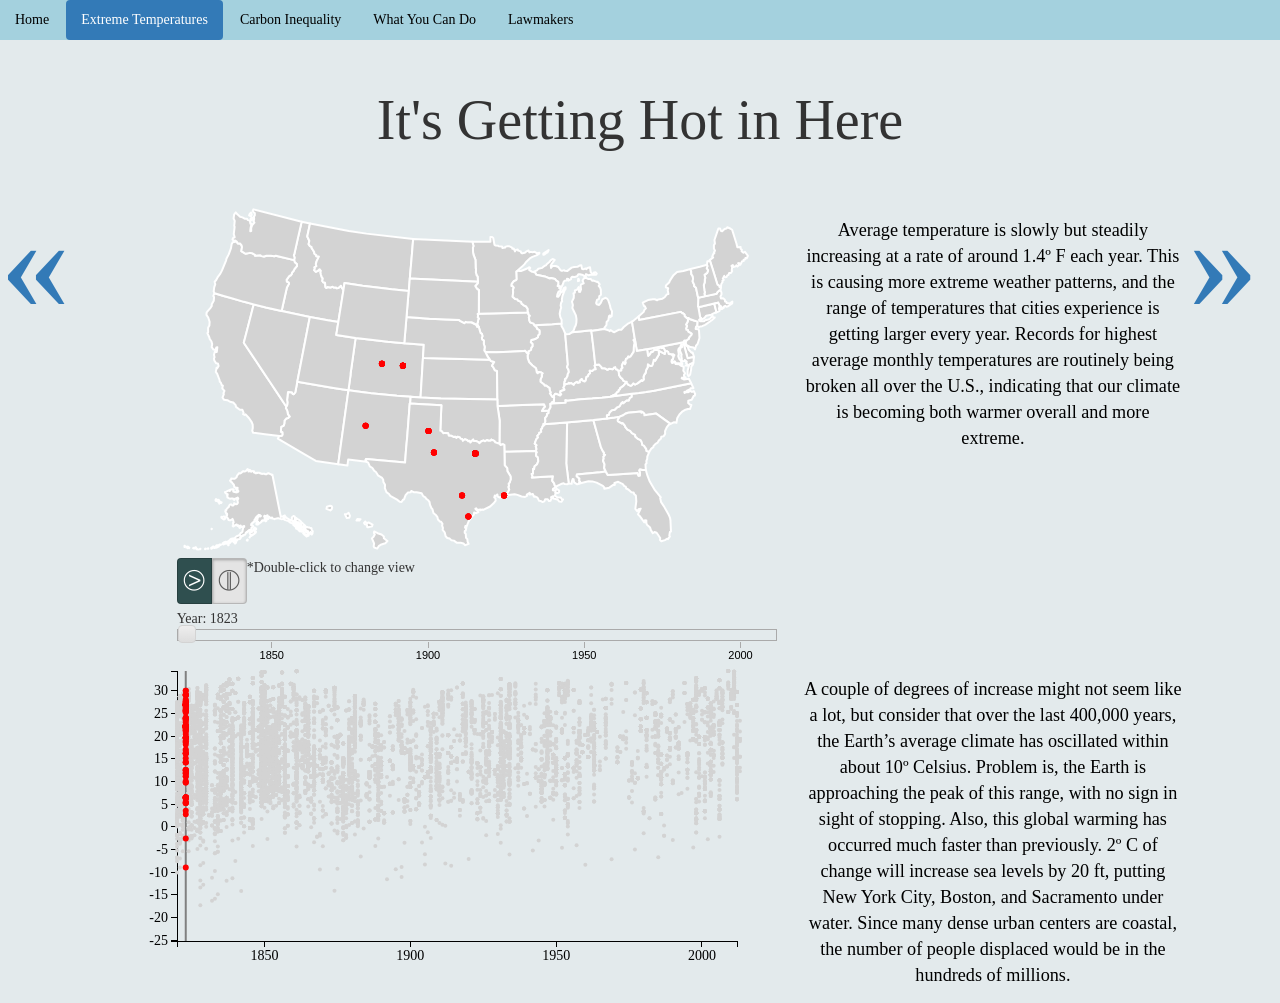
<file: extremetemperatures.html>
<!DOCTYPE html>
<html lang="en">
<head>
    <meta charset="utf-8">
    <meta name="description" content="">
    <meta name="viewport" content="width=device-width, initial-scale=1">
    <title>CS171</title>

    <link rel="stylesheet" href="css/bootstrap.min.css">
    <link rel="stylesheet" href="css/d3.slider.css">
    <link rel="stylesheet" href="css/style.css">
</head>
<body>
<ul class="nav nav-pills navbar-fixed-top top-bar">
    <li><a href="index.html">Home</a></li>
    <li class="active"><a href="extremetemperatures.html">Extreme Temperatures</a></li>
    <li><a href="carbonInequality.html">Carbon Inequality</a></li>
    <li><a href="carbonemissions.html">What You Can Do</a></li>
    <li><a href="electoralcollege.html">Lawmakers</a></li>
</ul>
<h1 id="title">It's Getting Hot in Here</h1>

<div class="container-fluid">
    <div class="row">
        <div class="l-arrow"><a href="index.html">«</a></div>
        <div class="col-md-1"></div>
        <div class="col-md-10">
            <div class="container">
                <div class="row spacer"></div>
                <div class="row">
                    <div class="col-md-7" style="padding-right: 0px">
                        <div class="wrapper">
                            <div id="extremeTempVis"></div>
                            <div class="switch-field">
                                <input id="switch_3_left" name="view" type="radio" checked>
                                <label for="switch_3_left" onclick="recordMap.play()" style="font-size: 2em">⧁</label>

                                <input id="switch_3_center" name="view" type="radio">
                                <label for="switch_3_center" style="font-size: 2em">⦷</label>
                                <div>*Double-click to change view</div>
                            </div>
                            <div> Year: <span id="slidertext">1820</span> </div>
                            <div id="slider"></div>
                        </div>
                    </div>
                    <div class="col-md-5" style="padding-left: 0;padding-right: 20px">
                        <div class="story-text" style="font-size: 1.3em;padding-right: 90px;padding-left: 0;">
                            <!--Record breaking is roughly proportional to the speed the temperature is increasing.-->
                            <!--If average temperature isn’t increasing, and the distribution of temperatures is not-->
                            <!--becoming more extreme, the chances of a record-breaking temperature are relatively low.-->
                            <!--That monthly highest average temperature records have consistently been broken across the-->
                            <!--country for the last two centuries indicates that global climate has not been steady.-->
                            <!--Overall, the temperature has been rising.-->

                            Average temperature is slowly but steadily increasing at a rate of around 1.4º F each year.
                            This is causing more extreme weather patterns, and the range of temperatures that cities experience
                            is getting larger every year.  Records for highest average monthly temperatures are routinely
                            being broken all over the U.S., indicating that our climate is becoming both warmer overall
                            and more extreme.
                        </div>
                    </div>
                </div>
                <div class="row">

                    <div class="col-md-7" style="padding-right: 0">
                        <div id="highsAndLows"></div>
                    </div>
                    <div class="col-md-5" style="padding-left: 0;padding-right: 20px">
                        <div class="story-text" style="font-size: 1.3em;padding-right: 90px;padding-left: 0;">
                            A couple of degrees of increase might not seem like a lot, but consider that over the last
                            400,000 years, the Earth’s average climate has oscillated within about 10º Celsius. Problem
                            is, the Earth is approaching the peak of this range, with no sign in sight of stopping.
                            Also, this global warming has occurred much faster than previously. 2º C of change will
                            increase sea levels by 20 ft, putting New York City, Boston, and Sacramento under water.
                            Since many dense urban centers are coastal, the number of people displaced would be in the
                            hundreds of millions.
                        </div>
                    </div>
                </div>
            </div>
        </div>
        <div class="col-md-1 r-arrow"><a href="carbonInequality.html"> »</a></div>
    </div>
</div>

<!-- Load JS libraries -->
<script src="js/libs/jquery.min.js"></script>
<script src="js/libs/bootstrap.min.js"></script>
<script src="js/libs/queue.v1.min.js"></script>
<script src="js/libs/d3.min.js"></script>
<script src="js/libs/d3.tip.js"></script>
<script src="js/libs/d3.slider.js"></script>


<!-- Your implementation -->
<script src="js/extremeTemps/extremeTemperaturesMain.js"></script>
<script src="js/extremeTemps/recordMap.js"></script>
<script src="js/libs/slider.js"></script>
<script src="js/extremeTemps/scatterplot.js"></script>

</body>
</html>
</file>
<file: css/style.css>
/* YOUR CSS STYLES */
body {
    display: block;
    -webkit-background-size: cover;
    -moz-background-size: cover;
    -o-background-size: cover;
    background-size: cover;
    font-family: "Mercury Text G1 A","Mercury Text G1 B","Georgia","Times New Roman","Times",sans-serif;
    background-color: #e3eaec;
}

.ack {
    font-style: italic;
}

.themap {
    fill-opacity: .5;
}

.r-arrow {
    font-size: 10em;
    color: orange;
    position: fixed;
    display: inline-block;
}
.l-arrow {
    font-size: 10em;
    color: orange;
    position: fixed;
}

.story-text {
    padding: 15px;
    color:black;
    font-size: 2em;
    text-align: center;
}

.congress-label {
    font-size: 25px;
    font-weight: bolder;
    /*fill-opacity: .5;*/
}

.congress-title {
    font-size: 35px;
    font-weight: bolder;
    /*fill-opacity: .5;*/
}

.repLabels, .senLabels {
    font-weight: bold;
}
#state-name, #congress-name {
    color: red;
    font-size: 30px;
    font-weight: bolder;
}

#title {
    font-size: 4em;
    text-align: center;
    padding-top: 70px;
}

.top-bar {
    opacity: 1;
    background-color: white;
    padding-bottom: 10px;
}

.spacer{
    padding:20px;
    text-align: center;
}

#boring-chart {
    margin-left:15%;
    margin-top:20px;
    border: solid;
    padding:10px;
    border-radius: 25px;
}
.brightness {
    background-color: #268ede;
    display: inline-block;

}
.brightness img:hover {
    opacity: .7;
}


#footprint-vis {
    border-bottom-left-radius: 25px;
    border-top-left-radius: 25px;
    background-color: #5bc0de;
}

.carbon-sidebar {
    background-color: #5bc0de;
    border-top-right-radius: 25px;
    border-bottom-right-radius: 25px;
}

.nav {
    background-color: #a4d1de;
    padding-bottom: 0px !important;
}

.nav-pills > li.active > a
.nav-pills > li.active > a:focus, .nav-pills > li.active > a:hover {
    color: #ebebe6;
    background-color: #797979;
}

.nav-pills > li > a, .nav-pills > li > a:focus {
    color: black;
}

.nav-pills > li > a:hover {
    color:black;
}

#sections {
    position: relative;
    display: inline-block;
    width: 338px;
    top: 0px;
    z-index: 90;
    scroll-snap-type: mandatory;
    scroll-snap-destination: 0 100%;
}

.step {
    margin-top: 20px;
    height: 530px;
    overflow:auto;
    width:338px;
    background-color: lightgrey;
    opacity: .7;
    border-radius: 25px;

}

.step-text {
    margin-top: 20px;
    margin-bottom: 20px;
    height: 300px;
    width:338px;
    background-color: darkgray;
    opacity: .95;
    border-radius: 25px;
}

#titleFootprints{
    text-anchor: middle;
    font-weight: bold;
    position: fixed;
    top:50px;
    z-index: 89;

}

#fixed-footprints-container {
    display: inline-block;
    position: fixed;
    top: 60px;
    z-index: 1;
    padding-left: 10px;
    opacity: .7;
    height: 550px;
    width: 710px;
    background-color: #ddd;
    border-radius: 25px;
    margin-left: 20px;
}

#dataSelectFootprint {
    padding-left: 20px;
    font-weight: bold;
}

.country-label {
    text-anchor: middle;
    font-weight: bold;
    text-shadow:
            -1px -1px 0 white,
            1px -1px 0 white,
            -1px 1px 0 white,
            1px 1px 0 white;
}

.Africa {fill: #fffb00;}
.Asia {fill: #70df00;}
.Europe {fill: #00b669;}
.North-America {fill: #00ccd0;}
.Oceania {fill: #0084c4;}
.South-America {fill: #3b00d8;}

.axis path,
.axis line {
    fill: none;
    stroke: #000;
    shape-rendering: crispEdges;
}

/*********************/
/*  TOOLTIP OVERLAY  */
/*********************/

.tooltip-title {
    display: block;
    margin-bottom: 5px;
    font-weight: normal;
}

.d3-tip {
    line-height: 1;
    padding: 12px;
    background: rgba(0, 0, 0, 0.8);
    color: #fff;
    border-radius: 2px;
    pointer-events: none!important;
    z-index: 100;
}

/* Creates a small triangle extender for the tooltip */
.d3-tip:after {
    box-sizing: border-box;
    display: inline;
    font-size: 10px;
    width: 100%;
    line-height: 1;
    color: rgba(0, 0, 0, 0.8);
    content: "\25BC";
    position: absolute;
    text-align: center;
}

/* Style northward tooltips differently */
.d3-tip.n:after {
    margin: -1px 0 0 0;
    top: 100%;
    left: 0;
}


.state-border {
    stroke: #fff;
    stroke-linejoin: round;
    stroke-linecap: round;
}


/* switch css from http://thestizmedia.com/radio-buttons-as-toggle-buttons-with-css/*/
.switch-field {
    /*padding: 40px;*/
    overflow: hidden;
}

.switch-title {
    margin-bottom: 6px;
}

.switch-field input {
    display: none;
}

.switch-field label {
    float: left;
}

.switch-field label {
    display: inline-block;
    width: 35px;
    background-color: #e4e4e4;
    color: rgba(0, 0, 0, 0.6);
    font-size: 14px;
    font-weight: normal;
    text-align: center;
    text-shadow: none;
    padding: 2px;
    border: 1px solid rgba(0, 0, 0, 0.2);
    -webkit-box-shadow: inset 0 1px 3px rgba(0, 0, 0, 0.3), 0 1px rgba(255, 255, 255, 0.1);
    box-shadow: inset 0 1px 3px rgba(0, 0, 0, 0.3), 0 1px rgba(255, 255, 255, 0.1);
    -webkit-transition: all 0.1s ease-in-out;
    -moz-transition:    all 0.1s ease-in-out;
    -ms-transition:     all 0.1s ease-in-out;
    -o-transition:      all 0.1s ease-in-out;
    transition:         all 0.1s ease-in-out;
}

.switch-field label:hover {
    cursor: pointer;
}

.switch-field input:checked + label {
    background-color: darkslategrey;
    color: white;
    -webkit-box-shadow: none;
    box-shadow: none;
}

.switch-field label:first-of-type {
    border-radius: 4px 0 0 4px;
}

.switch-field label:last-of-type {
    border-radius: 0 4px 4px 0;
}

/* Meg's CSS for checkboxes */
.material-switch > input[type="checkbox"] {
    display: none;
}

.material-switch > label {
    cursor: pointer;
    height: 0px;
    position: relative;
    width: 40px;
}

.material-switch > label::before {
    background: rgb(0, 0, 0);
    box-shadow: inset 0px 0px 10px rgba(0, 0, 0, 0.5);
    border-radius: 8px;
    content: '';
    height: 16px;
    margin-top: -8px;
    position:absolute;
    opacity: 0.3;
    transition: all 0.4s ease-in-out;
    width: 40px;
}
.material-switch > label::after {
    background: rgb(255, 255, 255);
    border-radius: 16px;
    box-shadow: 0px 0px 5px rgba(0, 0, 0, 0.3);
    content: '';
    height: 24px;
    left: -4px;
    margin-top: -8px;
    position: absolute;
    top: -4px;
    transition: all 0.3s ease-in-out;
    width: 24px;
}
.material-switch > input[type="checkbox"]:checked + label::before {
    background: inherit;
    opacity: 0.5;
}
.material-switch > input[type="checkbox"]:checked + label::after {
    background: inherit;
    left: 20px;
}

/*Meg other stuff: */
.spacing {
    padding: 10px;
}

#state-hover,#congress-hover {
    text-align: center;
}

#state-hover {
    padding-top: 20px;
}
#congress-hover {
    margin-top: -30px;
}

#percentslider .slider-selection {
    background: #BABABA;
}

#percentslider {
    width: 100px;
}

#quote, #label1 {
    font-style: italic;
}

/*MEG FONT*/
#carbonemissions-BG {
    font-family: "Mercury Text G1 A","Mercury Text G1 B","Georgia","Times New Roman","Times",sans-serif;
}


/* Stuff for Daniel */
.pretty-box-1 {
    margin-top: 10px;
    height: auto;
    width:670px;
    background-color: lightgrey;
    opacity: .7;
    border-radius: 25px;
}

.pretty-box-2 {
    margin-top:10px;
    height: 850px;
    width:350px;
    background-color: lightgrey;
    opacity: .7;
    border-radius: 25px;
    padding-left: 15px;
    padding-right: 15px;
}

.para {
    margin: 40px;
    font-size: larger;
}

.note {
    font-size: smaller;
}

.tableemphasis {
    color: red;
    font-size: 20px;
    font-weight: bold;
}

hr.style-seven {
    height: 30px;
    border-style: solid;
    border-color: red;
    border-width: 1px 0 0 0;
    border-radius: 20px;
}
hr.style-seven:before { /* Not really supposed to work, but does */
    display: block;
    content: "";
    height: 30px;
    margin-top: -31px;
    border-style: solid;
    border-color: red;
    border-width: 0 0 1px 0;
    border-radius: 20px;
}

.bodyemphasis {
    font-weight: bold;
}

.tooltip-title {
  display: block;
  margin-bottom: 5px;
  font-weight: 600;
}

.d3-tip {
  line-height: 1;
  padding: 12px;
  background: rgba(0, 0, 0, 0.8);
  color: #fff;
  border-radius: 2px;
}


/* Creates a small triangle extender for the tooltip */
.d3-tip:after {
  box-sizing: border-box;
  display: inline;
  font-size: 10px;
  width: 100%;
  line-height: 1;
  color: rgba(0, 0, 0, 0.8);
  content: "\25BC";
  position: absolute;
  text-align: center;
}

/* Style northward tooltips differently */
.d3-tip.n:after {
  margin: -1px 0 0 0;
  top: 100%;
  left: 0;
}
</file>
<file: css/d3.slider.css>
.d3-slider {
    position: relative;
    font-family: Verdana,Arial,sans-serif;
    font-size: 1.1em;
    border: 1px solid #aaaaaa;
    z-index: 2;
}

.d3-slider-horizontal {
    height: .8em;
}

.d3-slider-range {
    background:#2980b9;
    left:0px;
    right:0px;
    height: 0.8em;
    position: absolute;
}

.d3-slider-range-vertical {
    background:#2980b9;
    left:0px;
    right:0px;
    position: absolute;
    top:0;
}

.d3-slider-vertical {
    width: .8em;
    height: 100px;
}

.d3-slider-handle {
    position: absolute;
    width: 1.2em;
    height: 1.2em;
    border: 1px solid #d3d3d3;
    border-radius: 4px;
    background: #eee;
    background: linear-gradient(to bottom, #eee 0%, #ddd 100%);
    z-index: 3;
}

.d3-slider-handle:hover {
    border: 1px solid #999999;
}

.d3-slider-horizontal .d3-slider-handle {
    top: -.3em;
    margin-left: -.6em;
}

.d3-slider-axis {
    position: relative;
    z-index: 1;
}

.d3-slider-axis-bottom {
    top: .8em;
}

.d3-slider-axis-right {
    left: .8em;
}

.d3-slider-axis path {
    stroke-width: 0;
    fill: none;
}

.d3-slider-axis line {
    fill: none;
    stroke: #aaa;
    shape-rendering: crispEdges;
}

.d3-slider-axis text {
    font-size: 11px;
}

.d3-slider-vertical .d3-slider-handle {
    left: -.25em;
    margin-left: 0;
    margin-bottom: -.6em;
}

.wrapper {
    width: 600px;
    margin-left: 40px;
    margin-right: 40px;
    padding-bottom: 20px;
}
</file>
